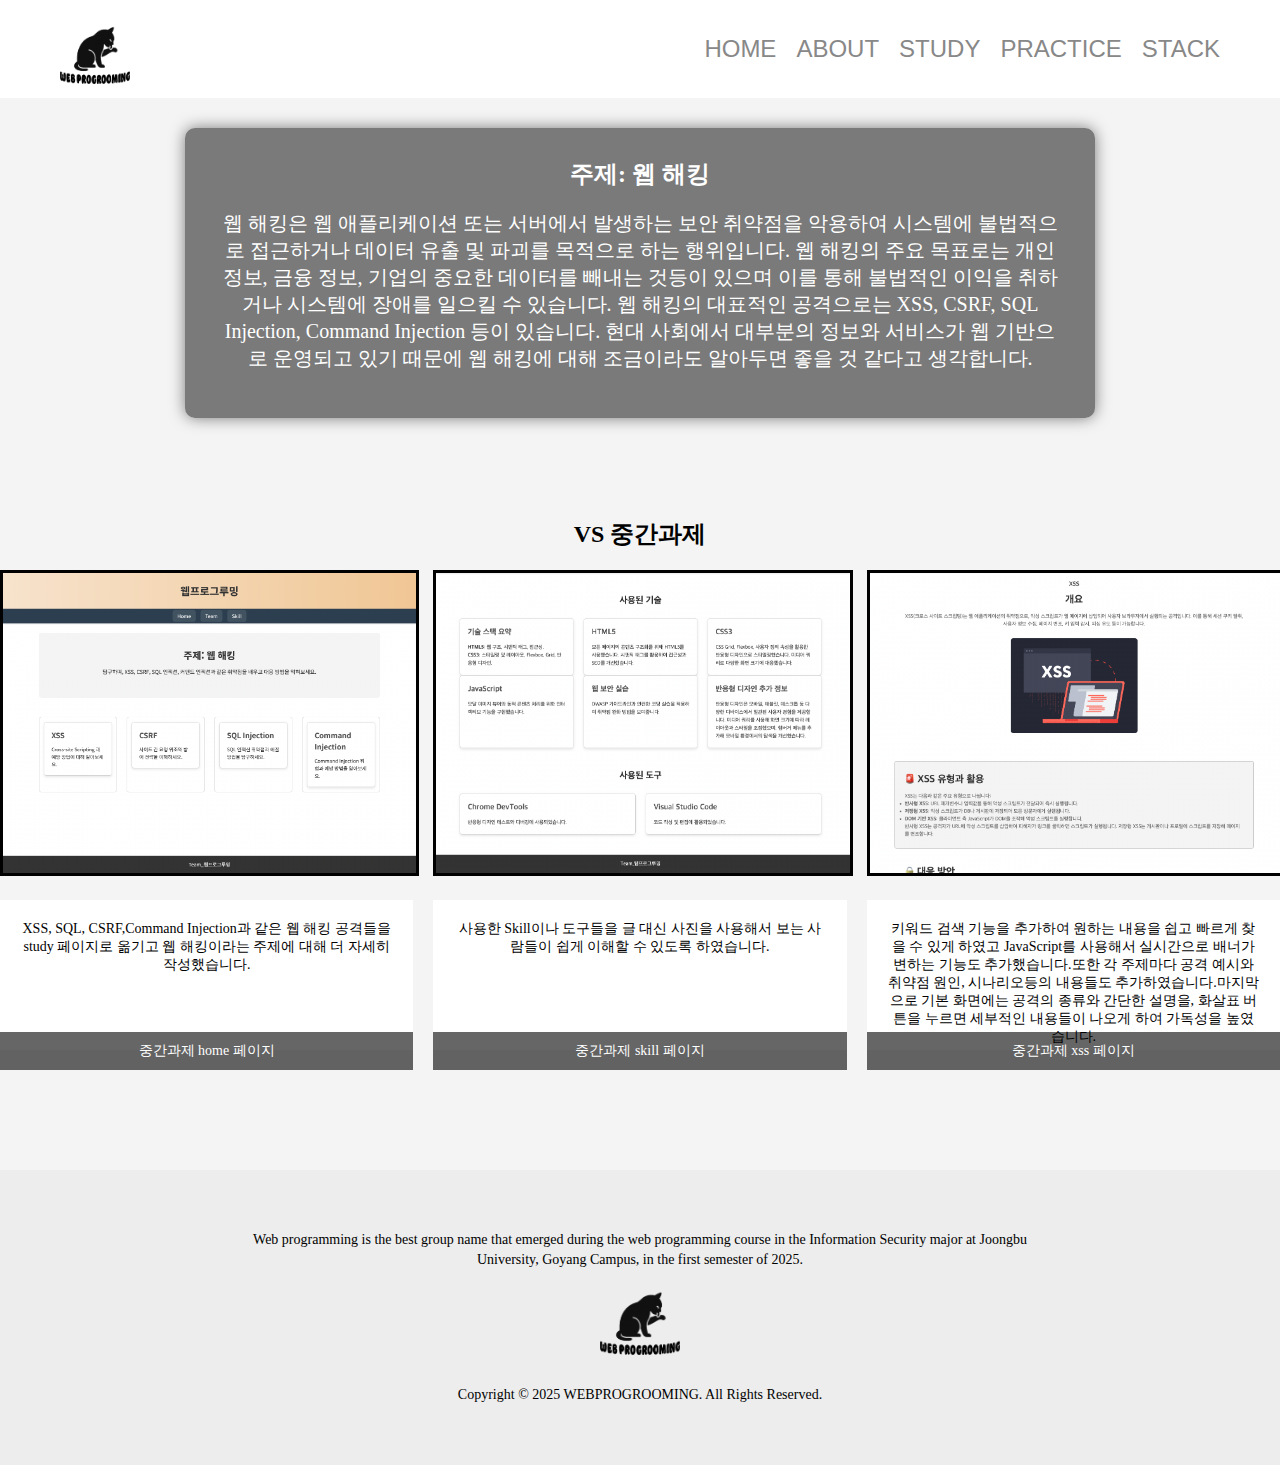
<file: index.html>
<!DOCTYPE html>
<html lang="en">
  <head>
    <meta charset="UTF-8" />
    <meta name="viewport" content="width=device-width, initial-scale=1.0" />
    <title>Home</title>
    <link rel="stylesheet" href="/style.css" />
  </head>
  <body>
    <header class="nav-bar">
      <div class="nav-logo">
        <img src="/About/img/logo.png" class="logo" />
      </div>

      <nav class="nav-menu">
        <a href="/index.html">HOME</a>
        <a href="/About/about.html">ABOUT</a>
        <a href="/Study/study.html">STUDY</a>
        <a href="/Practice/practice.html">PRACTICE</a>
        <a href="/Skill/skill.html">STACK</a>
      </nav>
    </header>
    <div class="home-overlay">
      <h2>주제: 웹 해킹</h2>
      <p>
        웹 해킹은 웹 애플리케이션 또는 서버에서 발생하는 보안 취약점을 악용하여
        시스템에 불법적으로 접근하거나 데이터 유출 및 파괴를 목적으로 하는
        행위입니다. 웹 해킹의 주요 목표로는 개인 정보, 금융 정보, 기업의 중요한
        데이터를 빼내는 것등이 있으며 이를 통해 불법적인 이익을 취하거나
        시스템에 장애를 일으킬 수 있습니다. 웹 해킹의 대표적인 공격으로는 XSS,
        CSRF, SQL Injection, Command Injection 등이 있습니다. 현대 사회에서
        대부분의 정보와 서비스가 웹 기반으로 운영되고 있기 때문에 웹 해킹에 대해
        조금이라도 알아두면 좋을 것 같다고 생각합니다.
      </p>
    </div>
    <div style="height: 80px"></div>
    <h2 style="text-align: center">VS 중간과제</h2>
    <div class="image-row">
      <div class="image-container">
        <img src="home.jpg" alt="중간home" />
        <div class="img-overlay">중간과제 home 페이지</div>
        <div class="img-bottom-overlay">
          XSS, SQL, CSRF,Command Injection과 같은 웹 해킹 공격들을 study
          페이지로 옮기고 웹 해킹이라는 주제에 대해 더 자세히 작성했습니다.
        </div>
      </div>

      <div class="image-container">
        <img src="skill.jpg" alt="중간skill" />
        <div class="img-overlay">중간과제 skill 페이지</div>
        <div class="img-bottom-overlay">
          사용한 Skill이나 도구들을 글 대신 사진을 사용해서 보는 사람들이 쉽게
          이해할 수 있도록 하였습니다.
        </div>
      </div>

      <div class="image-container">
        <img src="xss.jpg" alt="중간xss" />
        <div class="img-overlay">중간과제 xss 페이지</div>
        <div class="img-bottom-overlay">
          키워드 검색 기능을 추가하여 원하는 내용을 쉽고 빠르게 찾을 수 있게
          하였고 JavaScript를 사용해서 실시간으로 배너가 변하는 기능도
          추가했습니다.또한 각 주제마다 공격 예시와 취약점 원인, 시나리오등의
          내용들도 추가하였습니다.마지막으로 기본 화면에는 공격의 종류와 간단한
          설명을, 화살표 버튼을 누르면 세부적인 내용들이 나오게 하여 가독성을
          높였습니다.
        </div>
      </div>
    </div>
    <footer class="site-footer">
      <p class="footer-text">
        Web programming is the best group name that emerged during the web
        programming course in the Information Security major at Joongbu
        University, Goyang Campus, in the first semester of 2025.
      </p>

      <img src="/About/img/logo.png" class="footer-logo" />

      <p class="footer-locale">
        Copyright © 2025 WEBPROGROOMING. All Rights Reserved.
      </p>
    </footer>
  </body>
</html>
</file>
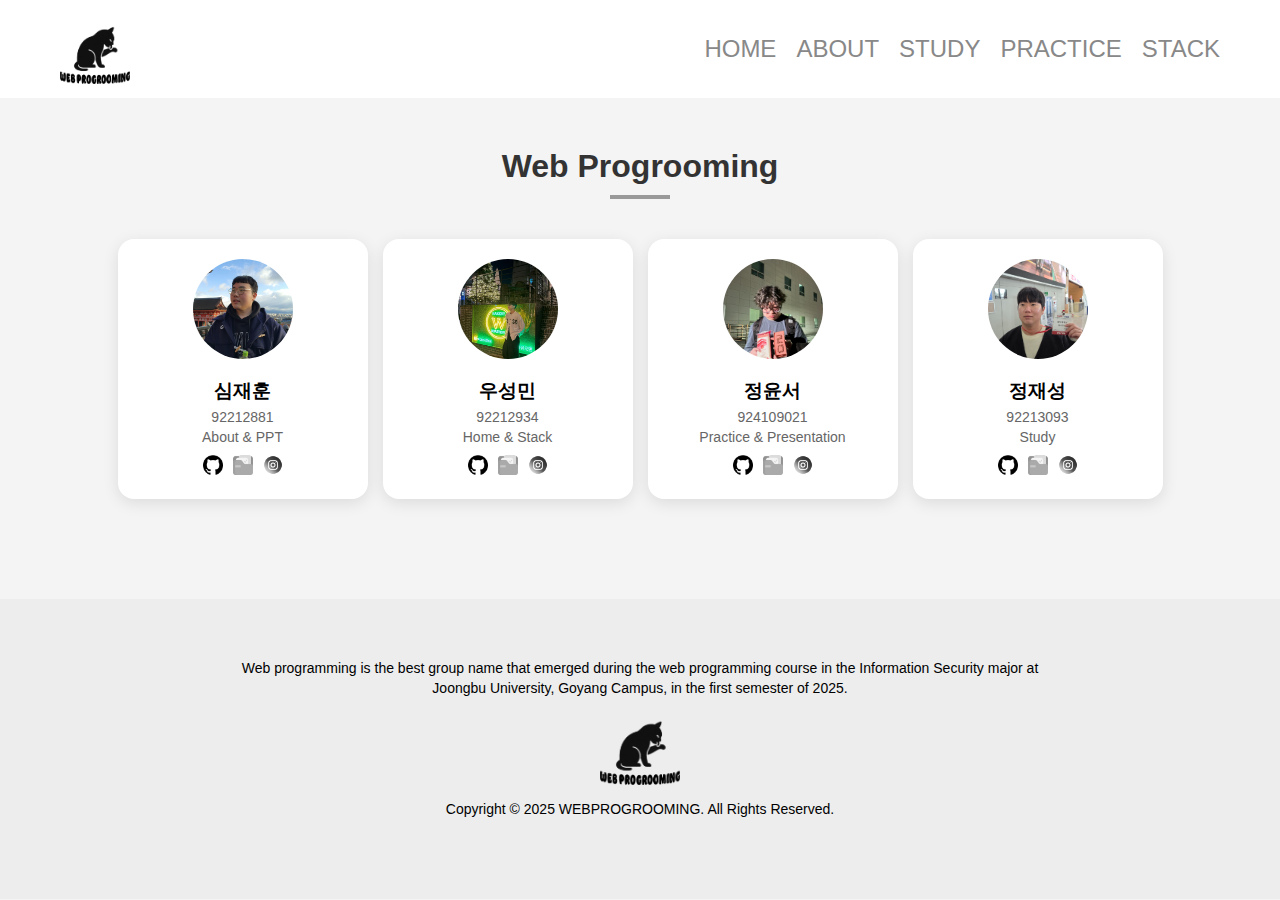
<file: About/index.html>
<!DOCTYPE html>
<html lang="ko">
  <head>
    <meta charset="UTF-8" />
    <meta name="viewport" content="width=device-width, initial-scale=1.0" />
    <title>About | 웹프로그루밍</title>
    <link rel="stylesheet" href="style.css" />
  </head>
  <body>
    <header class="nav-bar">
      <div class="nav-logo">
        <img src="/About/img/logo.png" class="logo" />
      </div>

      <nav class="nav-menu">
        <a href="#">HOME</a>
        <a href="/About/index.html">ABOUT</a>
        <a href="/Study/study.html">STUDY</a>
        <a href="/Practice/practice.html">PRACTICE</a>
        <a href="#">STACK</a>
      </nav>
    </header>

    <section class="team-section">
      <h2>Web Progrooming</h2>
      <hr />
      <div class="team-container">
        <div class="team-member">
          <div class="image-wrapper">
            <img src="/About/img/Team_J4EH00N.jpg" />
          </div>
          <div class="card-core">
            <h3>심재훈</h3>
            <p>92212881</p>
            <p>About & PPT</p>
            <div class="social-icons">
              <a href="https://github.com/J4EH00N" target="_blank"
                ><img src="/About/img/github.png"
              /></a>
              <a
                href="https://web-programming-final-exam.vercel.app/"
                target="_blank"
                ><img src="/About/img/portfolio.png"
              /></a>
              <a href="https://www.instagram.com/s._.jhoon/" target="_blank"
                ><img src="/About/img/insta.png"
              /></a>
            </div>
          </div>
          <div class="hover-detail">
            <h4>About</h4>
            <p>
              정보보호학전공 2학년<br />
              생년월일 : 03.09.28.<br />
              관심분야 : 모의해킹, 시스템해킹<br />
              거주지 : 고양시 화정동<br />
              MBTI : ISTP<br />
            </p>
          </div>
        </div>
        <div class="team-member">
          <div class="image-wrapper">
            <img src="/About/img/Team_mabbak5.jpg" />
          </div>
          <div class="card-core">
            <h3>우성민</h3>
            <p>92212934</p>
            <p>Home & Stack</p>
            <div class="social-icons">
              <a href="https://github.com/seongmin-woo" target="_blank"
                ><img src="/About/img/github.png"
              /></a>
              <a href="#" target="_blank"
                ><img src="/About/img/portfolio.png"
              /></a>
              <a href="https://www.instagram.com/sm1il1n/" target="_blank"
                ><img src="/About/img/insta.png"
              /></a>
            </div>
          </div>
          <div class="hover-detail">
            <h4>About</h4>
            <p>
              정보보호학전공 2학년<br />
              생년월일 : 03.04.18.<br />
              관심분야 : 개발, 웹해킹<br />
              거주지 : 고양시 원흥동<br />
              MBTI : ESFJ<br />
            </p>
          </div>
        </div>
        <div class="team-member">
          <div class="image-wrapper">
            <img src="/About/img/Team_oesp91.jpg" />
          </div>
          <div class="card-core">
            <h3>정윤서</h3>
            <p>924109021</p>
            <p>Practice & Presentation</p>
            <div class="social-icons">
              <a href="https://github.com/oesp91" target="_blank"
                ><img src="/About/img/github.png"
              /></a>
              <a href="#" target="_blank"
                ><img src="/About/img/portfolio.png"
              /></a>
              <a href="https://www.instagram.com/oesp91/" target="_blank"
                ><img src="/About/img/insta.png"
              /></a>
            </div>
          </div>
          <div class="hover-detail">
            <h4>About</h4>
            <p>
              정보보호학전공 2학년<br />
              생년월일 : 05.03.26.<br />
              관심분야 : 모의해킹, 웹해킹<br />
              거주지 : 고양시 고양동<br />
              MBTI : INFJ<br />
            </p>
          </div>
        </div>
        <div class="team-member">
          <div class="image-wrapper">
            <img src="/About/img/Team_profile.jpg" />
          </div>
          <div class="card-core">
            <h3>정재성</h3>
            <p>92213093</p>
            <p>Study</p>
            <div class="social-icons">
              <a href="https://github.com/Interludeal" target="_blank"
                ><img src="/About/img/github.png"
              /></a>
              <a href="#" target="_blank"
                ><img src="/About/img/portfolio.png"
              /></a>
              <a
                href="https://www.instagram.com/jaexxeong_bsns/"
                target="_blank"
                ><img src="/About/img/insta.png"
              /></a>
            </div>
          </div>
          <div class="hover-detail">
            <h4>About</h4>
            <p>
              정보보호학전공 2학년<br />
              생년월일 : 03.07.28.<br />
              관심분야 : 웹해킹<br />
              거주지 : 시흥시 은행동<br />
              MBTI : X<br />
            </p>
          </div>
        </div>
      </div>
    </section>

    <footer class="site-footer">
      <p class="footer-text">
        Web programming is the best group name that emerged during the web
        programming course in the Information Security major at Joongbu
        University, Goyang Campus, in the first semester of 2025.
      </p>

      <img src="/About/img/logo.png" class="footer-logo" />

      <p class="footer-locale">
        Copyright © 2025 WEBPROGROOMING. All Rights Reserved.
      </p>
    </footer>
    <script defer src="main.js"></script>
  </body>
</html>
</file>
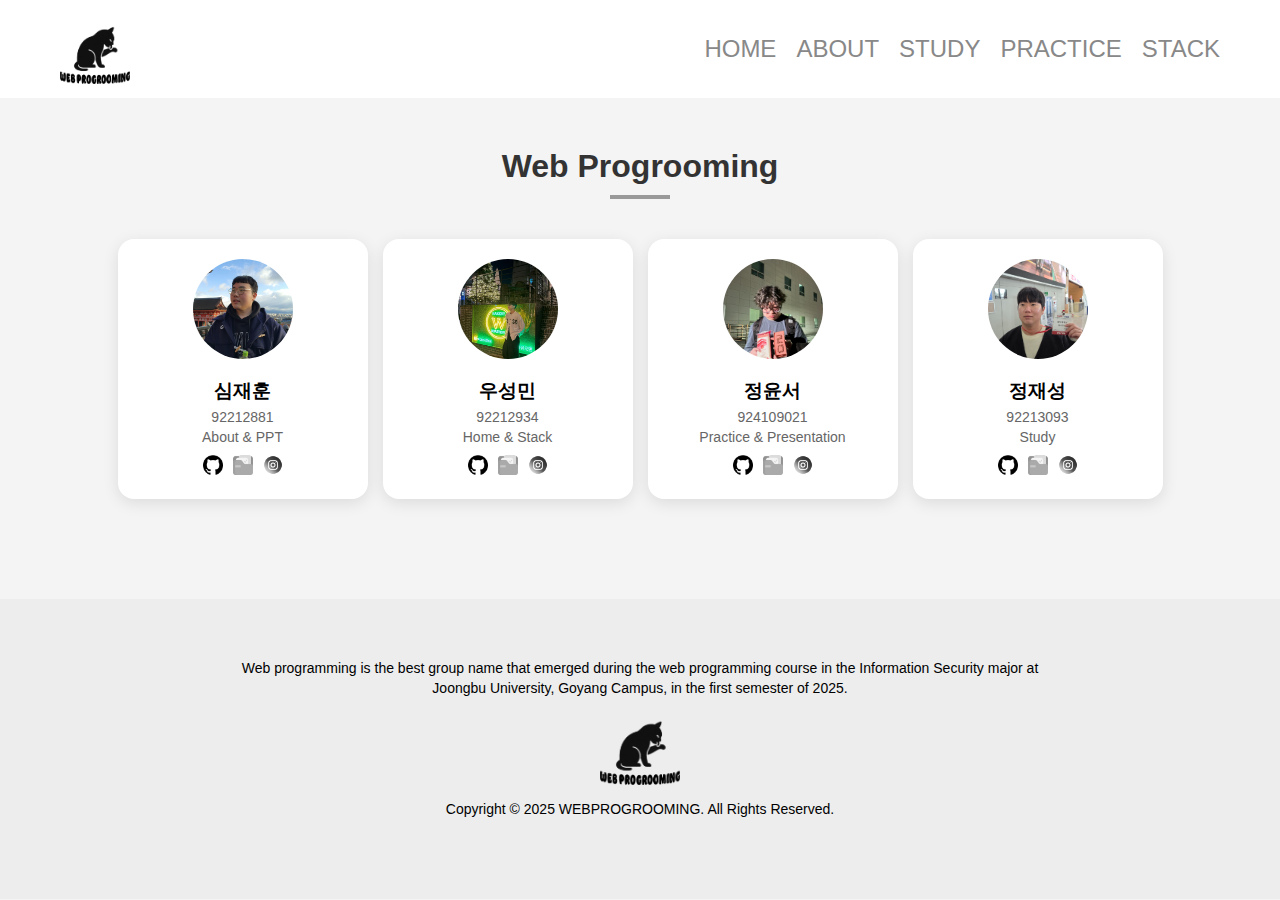
<file: About/about.html>
<!DOCTYPE html>
<html lang="ko">
  <head>
    <meta charset="UTF-8" />
    <meta name="viewport" content="width=device-width, initial-scale=1.0" />
    <title>About | 웹프로그루밍</title>
    <link rel="stylesheet" href="style.css" />
  </head>
  <body>
    <header class="nav-bar">
      <div class="nav-logo">
        <img src="/About/img/logo.png" class="logo" />
      </div>

      <nav class="nav-menu">
        <a href="/index.html">HOME</a>
        <a href="/About/about.html">ABOUT</a>
        <a href="/Study/study.html">STUDY</a>
        <a href="/Practice/practice.html">PRACTICE</a>
        <a href="/Skill/skill.html">STACK</a>
      </nav>
    </header>

    <section class="team-section">
      <h2>Web Progrooming</h2>
      <hr />
      <div class="team-container">
        <div class="team-member">
          <div class="image-wrapper">
            <img src="/About/img/Team_J4EH00N.jpg" />
          </div>
          <div class="card-core">
            <h3>심재훈</h3>
            <p>92212881</p>
            <p>About & PPT</p>
            <div class="social-icons">
              <a href="https://github.com/J4EH00N" target="_blank"
                ><img src="/About/img/github.png"
              /></a>
              <a
                href="https://web-programming-final-exam.vercel.app/"
                target="_blank"
                ><img src="/About/img/portfolio.png"
              /></a>
              <a href="https://www.instagram.com/s._.jhoon/" target="_blank"
                ><img src="/About/img/insta.png"
              /></a>
            </div>
          </div>
          <div class="hover-detail">
            <h4>About</h4>
            <p>
              정보보호학전공 2학년<br />
              생년월일 : 03.09.28.<br />
              관심분야 : 모의해킹, 시스템해킹<br />
              거주지 : 고양시 화정동<br />
              MBTI : ISTP<br />
            </p>
          </div>
        </div>
        <div class="team-member">
          <div class="image-wrapper">
            <img src="/About/img/Team_mabbak5.jpg" />
          </div>
          <div class="card-core">
            <h3>우성민</h3>
            <p>92212934</p>
            <p>Home & Stack</p>
            <div class="social-icons">
              <a href="https://github.com/seongmin-woo" target="_blank"
                ><img src="/About/img/github.png"
              /></a>
              <a href="https://final-team-six.vercel.app/" target="_blank"
                ><img src="/About/img/portfolio.png"
              /></a>
              <a href="https://www.instagram.com/sm1il1n/" target="_blank"
                ><img src="/About/img/insta.png"
              /></a>
            </div>
          </div>
          <div class="hover-detail">
            <h4>About</h4>
            <p>
              정보보호학전공 2학년<br />
              생년월일 : 03.04.18.<br />
              관심분야 : 개발, 웹해킹<br />
              거주지 : 고양시 원흥동<br />
              MBTI : ESFJ<br />
            </p>
          </div>
        </div>
        <div class="team-member">
          <div class="image-wrapper">
            <img src="/About/img/Team_oesp91.jpg" />
          </div>
          <div class="card-core">
            <h3>정윤서</h3>
            <p>924109021</p>
            <p>Practice & Presentation</p>
            <div class="social-icons">
              <a href="https://github.com/oesp91" target="_blank"
                ><img src="/About/img/github.png"
              /></a>
              <a href="https://jbu-wfp.vercel.app/" target="_blank"
                ><img src="/About/img/portfolio.png"
              /></a>
              <a href="https://www.instagram.com/oesp91/" target="_blank"
                ><img src="/About/img/insta.png"
              /></a>
            </div>
          </div>
          <div class="hover-detail">
            <h4>About</h4>
            <p>
              정보보호학전공 2학년<br />
              생년월일 : 05.03.26.<br />
              관심분야 : 모의해킹, 웹해킹<br />
              거주지 : 고양시 고양동<br />
              MBTI : INFJ<br />
            </p>
          </div>
        </div>
        <div class="team-member">
          <div class="image-wrapper">
            <img src="/About/img/Team_profile.jpg" />
          </div>
          <div class="card-core">
            <h3>정재성</h3>
            <p>92213093</p>
            <p>Study</p>
            <div class="social-icons">
              <a href="https://github.com/Interludeal" target="_blank"
                ><img src="/About/img/github.png"
              /></a>
              <a
                href="https://final-personal-project-peach.vercel.app/"
                target="_blank"
                ><img src="/About/img/portfolio.png"
              /></a>
              <a
                href="https://www.instagram.com/jaexxeong_bsns/"
                target="_blank"
                ><img src="/About/img/insta.png"
              /></a>
            </div>
          </div>
          <div class="hover-detail">
            <h4>About</h4>
            <p>
              정보보호학전공 2학년<br />
              생년월일 : 03.07.28.<br />
              관심분야 : 웹해킹<br />
              거주지 : 시흥시 은행동<br />
              MBTI : X<br />
            </p>
          </div>
        </div>
      </div>
    </section>

    <footer class="site-footer">
      <p class="footer-text">
        Web programming is the best group name that emerged during the web
        programming course in the Information Security major at Joongbu
        University, Goyang Campus, in the first semester of 2025.
      </p>

      <img src="/About/img/logo.png" class="footer-logo" />

      <p class="footer-locale">
        Copyright © 2025 WEBPROGROOMING. All Rights Reserved.
      </p>
    </footer>
    <script defer src="main.js"></script>
  </body>
</html>
</file>
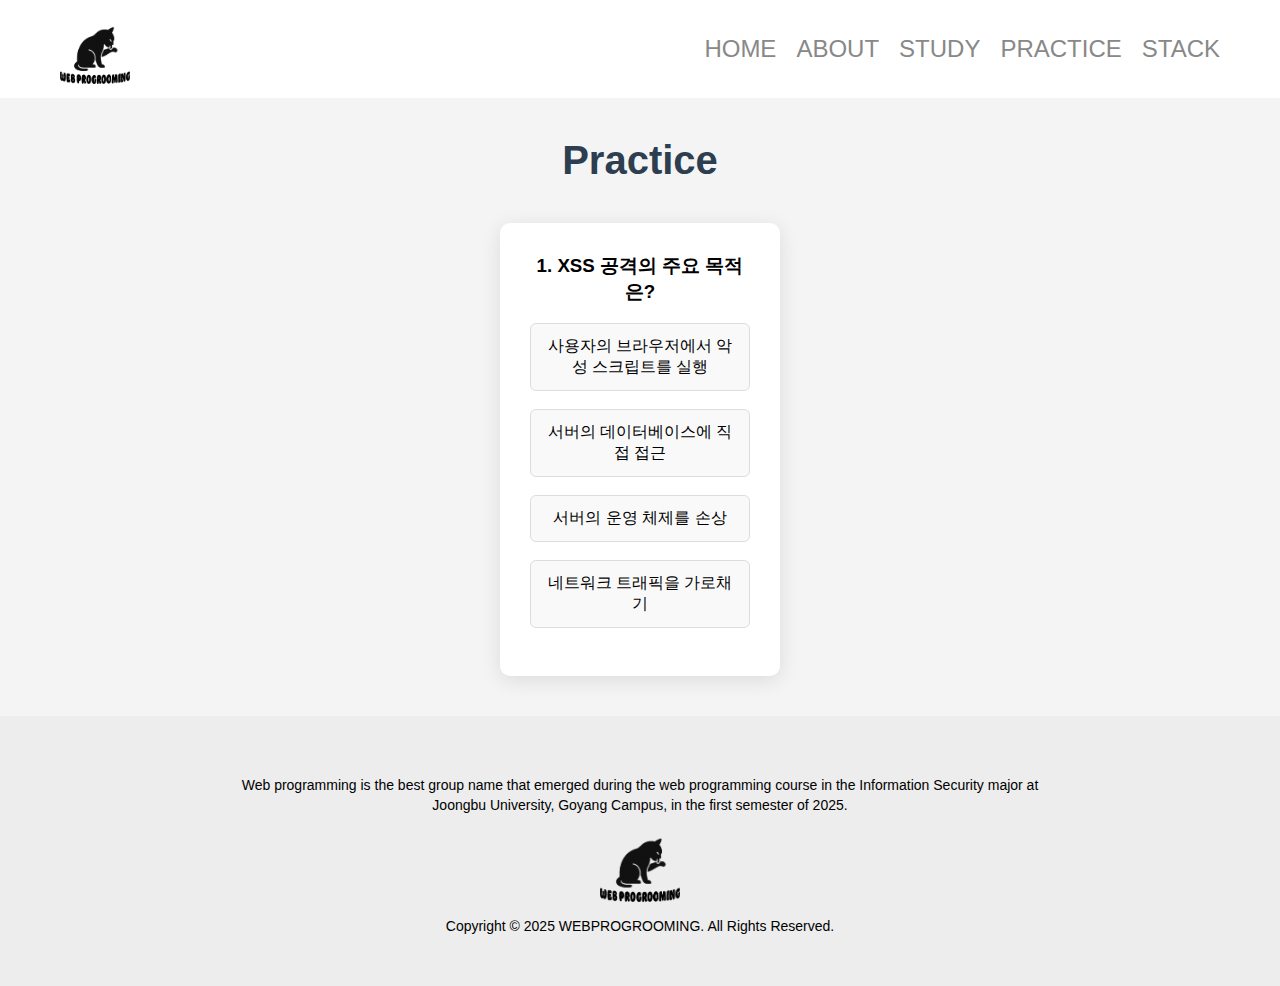
<file: Practice/practice.html>
<!DOCTYPE html>
<html lang="ko">
  <head>
    <meta charset="UTF-8" />
    <meta name="viewport" content="width=device-width, initial-scale=1.0" />
    <title>Practice | 웹프로그루밍</title>
    <style>
      * {
        margin: 0;
        padding: 0;
        box-sizing: border-box;
        font-family: 'Segoe UI', Tahoma, Geneva, Verdana, sans-serif;
      }

      body {
        background: #f4f4f4;
        text-align: center;
      }
      h1 {
        text-align: center;
        color: #2c3e50;
        margin-bottom: 40px;
        margin-top: 40px;
        font-size: 2.5em;
      }
      .quiz-container {
        background: #fff;
        margin-left: 500px;
        margin-right: 500px;
        padding: 30px;
        margin-bottom: -50px;
        border-radius: 10px;
        box-shadow: 0 4px 20px rgba(0, 0, 0, 0.1);
      }
      .question {
        margin-bottom: 25px;
      }
      .question h3 {
        font-size: 1.5em;
        color: #34495e;
        margin-bottom: 15px;
      }
      .options label {
        display: block;
        margin: 18px 0;
        cursor: pointer;
        padding: 12px 15px;
        background-color: #f9f9f9;
        border: 1px solid #ddd;
        border-radius: 6px;
        transition: background-color 0.3s ease, border-color 0.3s ease,
          box-shadow 0.3s ease;
      }
      .options label:hover {
        background-color: #eef;
        border-color: #cdd;
      }
      .options input[type='radio'] {
        display: none;
      }
      /* 메인 퀴즈 또는 오답 다시 풀기 모드에서 선택된 옵션 스타일 */
      .options input[type='radio']:checked + label {
        background-color: #d4edda; /* 선택 시 밝은 초록색 배경 */
        border-color: #28a745; /* 선택 시 초록색 테두리 */
        color: #155724;
        box-shadow: 0 0 0 2px #28a745 inset;
      }
      .short-answer input {
        width: calc(100% - 20px);
        padding: 10px;
        margin-top: 15px;
        border: 1px solid #ccc;
        border-radius: 6px;
        font-size: 1em;
        box-sizing: border-box;
        transition: border-color 0.3s ease, box-shadow 0.3s ease;
      }
      .short-answer input:focus {
        border-color: #28a745; /* 입력 필드 포커스 시 초록색 */
        box-shadow: 0 0 8px rgba(40, 167, 69, 0.2);
        outline: none;
      }
      button {
        background-color: #007bff;
        color: white;
        padding: 12px 25px;
        border: none;
        border-radius: 6px;
        cursor: pointer;
        display: block;
        margin: 25px auto 0;
        font-size: 1.1em;
        transition: background-color 0.3s ease, box-shadow 0.3s ease;
        box-shadow: 0 2px 5px rgba(0, 0, 0, 0.2);
      }
      button:hover {
        background-color: #0056b3;
        box-shadow: 0 4px 10px rgba(0, 0, 0, 0.3);
      }
      /* 오답 다시 풀기 모드에서 '제출' 버튼 스타일 */
      #submitBtnReview {
        background-color: #28a745; /* 제출 버튼은 초록색 */
      }
      #submitBtnReview:hover {
        background-color: #218838;
      }
      /* 피드백 결과 표시 영역 */
      .result {
        margin-top: 25px;
        padding: 20px;
        border-radius: 6px;
        font-weight: bold;
        text-align: center;
        font-size: 1.1em;
        display: block; /* 필요할 때 보이도록 설정 */
      }
      .correct {
        background-color: #d4edda;
        color: #155724;
        border: 1px solid #c3e6cb;
      }
      .incorrect {
        background-color: #f8d7da;
        color: #721c24;
        border: 1px solid #f5c6cb;
      }
      .hint {
        font-style: italic;
        color: #856404;
        margin-top: 10px;
        padding: 10px;
        background-color: #fff3cd;
        border-left: 5px solid #ffc107;
        border-radius: 4px;
        font-weight: normal;
        text-align: left;
        font-size: 0.95em;
      }
      /* 퀴즈 결과 요약 페이지 스타일 */
      .summary-question {
        margin-bottom: 20px;
        padding: 15px;
        border: 1px solid #e0e0e0;
        border-radius: 8px;
        background-color: #f7f7f7;
        box-shadow: 0 2px 5px rgba(0, 0, 0, 0.05);
      }
      .summary-question h4 {
        margin-top: 0;
        color: #34495e;
        font-size: 1.2em;
        margin-bottom: 10px;
      }
      .summary-question p {
        margin: 5px 0;
      }
      .summary-question .your-answer {
        font-weight: bold;
        color: #333;
      }
      .summary-question .correct-answer-text {
        font-weight: bold;
        color: #28a745;
      }
      .summary-question .incorrect-answer-text {
        font-weight: bold;
        color: #dc3545;
      }
      .summary-question .summary-hint {
        font-style: italic;
        color: #856404;
        margin-top: 10px;
        padding: 10px;
        background-color: #fff3cd;
        border-left: 5px solid #ffc107;
        border-radius: 4px;
        font-weight: normal;
        text-align: left;
        font-size: 0.95em;
      }
      /* 푸터 */
      .site-footer {
        margin-top: 90px;
        height: 270px;
        background-color: #ededed;
        padding: 60px;
        text-align: center;
        font-size: 14px;
        line-height: 1.4;
      }

      .site-footer .footer-text {
        max-width: 800px;
        margin: 0 auto 10px;
        font-size: 14px;
        color: #000000;
      }

      .site-footer .footer-logo {
        width: 80px;
        height: auto;
        margin: 10px;
      }

      .site-footer .footer-locale {
        color: #000000;
        font-size: 14px;
      }

      /* 네비바 */
      .nav-bar {
        display: flex;
        justify-content: space-between;
        align-items: center;
        padding: 14px 10px;
        background-color: #ffffff;
        font-family: 'Segoe UI', sans-serif;
      }

      .nav-logo {
        padding-top: 10px;
        padding-left: 50px;
        display: flex;
        align-items: center;
      }

      .logo {
        width: 70px;
        height: 60px;
        margin-right: 8px;
      }

      .nav-menu {
        display: flex;
        padding-right: 50px;
        gap: 20px;
        font-size: 24px;
      }

      .nav-menu a {
        color: #888;
        text-decoration: none;
      }

      .nav-menu a:hover {
        color: #000;
        background: rgba(0, 0, 0, 0.04);
        border-radius: 25%;
      }

      .nav-menu .disabled {
        color: #ccc;
        pointer-events: none;
      }
    </style>
  </head>
  <body>
    <header class="nav-bar">
      <div class="nav-logo">
        <img src="/About/img/logo.png" class="logo" />
      </div>

      <nav class="nav-menu">
        <a href="/index.html">HOME</a>
        <a href="/About/about.html">ABOUT</a>
        <a href="/Study/study.html">STUDY</a>
        <a href="/Practice/practice.html">PRACTICE</a>
        <a href="/Skill/skill.html">STACK</a>
      </nav>
    </header>
    <h1>Practice</h1>
    <div class="quiz-container" id="quiz">
      <div id="question"></div>
      <div id="options"></div>
      <div id="result" style="display: none"></div>
      <button onclick="nextQuestion()" style="display: none" id="nextBtn">
        다음 문제
      </button>
      <button
        onclick="checkAnswerReview()"
        style="display: none"
        id="submitBtnReview"
      >
        제출
      </button>
    </div>
    <footer class="site-footer">
      <p class="footer-text">
        Web programming is the best group name that emerged during the web
        programming course in the Information Security major at Joongbu
        University, Goyang Campus, in the first semester of 2025.
      </p>

      <img src="/About/img/logo.png" class="footer-logo" />

      <p class="footer-locale">
        Copyright © 2025 WEBPROGROOMING. All Rights Reserved.
      </p>
    </footer>
    <script>
      // 퀴즈 문제 데이터 배열
      const questions = [
        {
          type: 'multiple', // 문제 유형: 객관식
          question: 'XSS 공격의 주요 목적은?', // 문제 내용
          options: [
            // 객관식 보기
            '사용자의 브라우저에서 악성 스크립트를 실행',
            '서버의 데이터베이스에 직접 접근',
            '서버의 운영 체제를 손상',
            '네트워크 트래픽을 가로채기',
          ],
          correct: 0, // 정답 인덱스 (0부터 시작)
          hint: 'XSS는 클라이언트 측에서 실행되는 스크립트와 관련이 있습니다.', // 힌트
        },
        {
          type: 'multiple',
          question: 'CSRF를 방지하기 위한 가장 적합한 방법은?',
          options: [
            '입력 데이터 검증',
            'CSRF 토큰 사용',
            'HTTPS 강제',
            '방화벽 설정',
          ],
          correct: 1,
          hint: 'CSRF는 사용자를 속여 의도하지 않은 요청을 보내게 만드므로, 요청의 진위 여부를 확인하는 방법이 필요합니다.',
        },
        {
          type: 'short', // 문제 유형: 단답형
          question:
            'SQL 인젝션 공격을 방지하기 위해 사용자 입력을 처리하는 가장 안전한 방법?',
          correct: 'Prepared Statements', // 단답형 정답
          hint: 'SQL 쿼리에 직접 사용자 입력을 삽입하는 대신, 미리 정의된 구조를 사용하는 방법을 생각해보세요.',
        },
        {
          type: 'multiple',
          question: '커맨드 인젝션 공격이 발생하는 원인은?',
          options: [
            '부적절한 입력 검증',
            '암호화 부족',
            '세션 관리 오류',
            '브라우저 캐시',
          ],
          correct: 0,
          hint: '커맨드 인젝션은 사용자가 입력한 데이터가 시스템 명령어로 실행될 때 발생합니다.',
        },
        {
          type: 'short',
          question:
            'XSS 공격을 방지하기 위해 HTML 출력에서 사용자 입력을 처리하는 방법은?',
          correct: 'HTML Escaping',
          hint: '사용자 입력이 HTML로 렌더링될 때, 특수 문자를 안전한 형태로 변환하는 방법을 고려해보세요.',
        },
      ]

      let currentQuestionIndex = 0 // 메인 퀴즈 흐름에서 현재 문제의 인덱스
      let userAnswers = new Array(questions.length).fill(null) // 메인 퀴즈에서 사용자 답변 저장 (각 문제당 하나)
      let incorrectQuestionsForReview = [] // 오답 다시 풀기에서 사용할, 틀린 문제 객체들을 저장하는 배열

      let isReviewActive = false // 현재 오답 다시 풀기 모드인지 여부를 나타내는 플래그
      let currentReviewQuestionIndex = 0 // 오답 다시 풀기 모드에서 현재 풀고 있는 문제의 인덱스
      let reviewAttempts = 0 // 오답 다시 풀기 모드에서 현재 문제에 대한 틀린 시도 횟수 (힌트/정답 표시용)

      // --- 메인 퀴즈 기능 (즉각적인 피드백 없음) ---

      /**
       * 현재 문제의 정보를 화면에 로드합니다.
       * @param {number} questionIdx - 메인 questions 배열에서의 문제 인덱스.
       * @param {boolean} isReviewMode - 현재 오답 다시 풀기 모드인지 여부.
       * @param {object} reviewQuestionObject - 오답 다시 풀기 모드일 경우, 현재 풀어야 할 문제 객체.
       */
      function loadQuestion(
        questionIdx,
        isReviewMode = false,
        reviewQuestionObject = null
      ) {
        // 현재 모드에 따라 문제 객체를 선택 (메인 퀴즈 vs 오답 다시 풀기)
        const q = isReviewMode ? reviewQuestionObject : questions[questionIdx]
        // 화면에 표시될 문제 번호 (오답 다시 풀기 모드에서는 1부터 다시 시작)
        const displayIndex = isReviewMode
          ? currentReviewQuestionIndex + 1
          : questionIdx + 1

        // 문제 내용 표시
        document.getElementById(
          'question'
        ).innerHTML = `<h3>${displayIndex}. ${q.question}</h3>`
        const optionsDiv = document.getElementById('options')
        optionsDiv.innerHTML = ''
        document.getElementById('result').style.display = 'none' // 결과 영역 숨기기
        document.getElementById('nextBtn').style.display = 'none' // '다음 문제' 버튼 숨기기

        if (isReviewMode) {
          document.getElementById('submitBtnReview').style.display = 'block' // 오답 다시 풀기 모드에서는 '제출' 버튼 보이기
          reviewAttempts = 0 // 새로운 오답 문제 로드 시 시도 횟수 초기화
        } else {
          document.getElementById('submitBtnReview').style.display = 'none' // 메인 퀴즈에서는 '제출' 버튼 숨기기
        }

        // 문제 유형에 따라 보기 또는 입력 필드 생성
        // (오답 다시 풀기 모드에서는 `userAnswerInReview`를, 메인 퀴즈에서는 `userAnswers[questionIdx]`를 사용하여 이전 답변을 미리 채움)
        const answerToPreFill = isReviewMode
          ? q.userAnswerInReview
          : userAnswers[questionIdx]

        if (q.type === 'multiple') {
          // 객관식 문제
          q.options.forEach((option, index) => {
            optionsDiv.innerHTML += `
                        <div class="options">
                            <input type="radio" name="answer" id="opt${index}" value="${index}" 
                                ${
                                  isReviewMode
                                    ? ''
                                    : 'onchange="storeAnswerAndShowNext(' +
                                      questionIdx +
                                      ', this.value)"'
                                }
                                ${
                                  answerToPreFill !== null &&
                                  String(answerToPreFill) === String(index)
                                    ? 'checked'
                                    : ''
                                }>
                            <label for="opt${index}">${option}</label>
                        </div>`
          })
        } else {
          // 단답형 문제
          optionsDiv.innerHTML = `<div class="short-answer">
                    <input type="text" id="shortAnswer" placeholder="답변을 입력하세요" 
                        ${
                          isReviewMode
                            ? ''
                            : 'onkeyup="storeAnswerAndShowNext(' +
                              questionIdx +
                              ', this.value)"'
                        }
                        value="${
                          answerToPreFill !== null ? answerToPreFill : ''
                        }">
                </div>`
        }

        // 메인 퀴즈 모드에서만, 이전에 답변이 저장되어 있다면 '다음 문제' 버튼 보이기
        if (
          !isReviewMode &&
          userAnswers[questionIdx] !== null &&
          userAnswers[questionIdx] !== ''
        ) {
          document.getElementById('nextBtn').style.display = 'block'
        }
      }

      /**
       * 메인 퀴즈 모드에서 사용자의 답변을 저장하고 '다음 문제' 버튼을 표시합니다.
       * 오답 다시 풀기 모드에서는 사용되지 않습니다.
       * @param {number} questionIdx - 현재 문제의 인덱스.
       * @param {string} answerValue - 사용자가 선택하거나 입력한 답변 값.
       */
      function storeAnswerAndShowNext(questionIdx, answerValue) {
        userAnswers[questionIdx] = answerValue
        document.getElementById('nextBtn').style.display = 'block'
      }

      /**
       * 다음 문제로 진행하거나 퀴즈 요약 화면을 표시합니다.
       */
      function nextQuestion() {
        // 오답 다시 풀기 모드가 아닐 경우(메인 퀴즈), 현재 문제에 대한 답변 유효성 검사
        if (!isReviewActive) {
          const currentQ = questions[currentQuestionIndex]
          if (currentQ.type === 'multiple') {
            const selected = document.querySelector(
              `input[name="answer"]:checked`
            )
            if (!selected) {
              alert('답변을 선택해주세요!')
              return
            }
          } else {
            // 단답형 문제
            const shortAnswerInput = document.getElementById('shortAnswer')
            if (!shortAnswerInput || shortAnswerInput.value.trim() === '') {
              alert('답변을 입력해주세요!')
              return
            }
          }
        }

        // 오답 다시 풀기 모드인 경우
        if (isReviewActive) {
          currentReviewQuestionIndex++ // 오답 문제 인덱스 증가
          if (currentReviewQuestionIndex < incorrectQuestionsForReview.length) {
            // 다음 오답 문제 로드
            const nextReviewQ =
              incorrectQuestionsForReview[currentReviewQuestionIndex]
            loadQuestion(nextReviewQ.originalIndex, true, nextReviewQ)
          } else {
            // 모든 오답 문제를 다시 풀어봤을 경우 최종 요약 화면 표시
            showFinalReviewSummary()
          }
        } else {
          // 메인 퀴즈 진행
          currentQuestionIndex++ // 메인 퀴즈 문제 인덱스 증가
          if (currentQuestionIndex < questions.length) {
            loadQuestion(currentQuestionIndex) // 다음 문제 로드
          } else {
            showQuizSummary() // 모든 문제 풀이 완료 시 퀴즈 요약 화면 표시
          }
        }
      }

      // --- 오답 다시 풀기 모드 전용 기능 (즉각적인 피드백 및 점진적 힌트) ---

      /**
       * 오답 다시 풀기 모드에서 '제출' 버튼 클릭 시 답변을 확인하고 피드백을 표시합니다.
       * 힌트와 정답을 점진적으로 표시합니다.
       */
      function checkAnswerReview() {
        const qData = incorrectQuestionsForReview[currentReviewQuestionIndex] // 현재 풀고 있는 오답 문제 데이터
        const resultDiv = document.getElementById('result')
        resultDiv.style.display = 'block' // 결과 영역 보이게 설정

        let userAnswerValue
        if (qData.type === 'multiple') {
          // 객관식 문제
          const selected = document.querySelector(
            'input[name="answer"]:checked'
          )
          userAnswerValue = selected ? parseInt(selected.value) : null
          if (userAnswerValue === null) {
            resultDiv.innerHTML =
              '<div class="incorrect">답변을 선택해주세요.</div>'
            return // 답변이 없으면 함수 종료
          }
        } else {
          // 단답형 문제
          userAnswerValue = document.getElementById('shortAnswer').value.trim()
          if (userAnswerValue === '') {
            resultDiv.innerHTML =
              '<div class="incorrect">답변을 입력해주세요.</div>'
            return // 답변이 없으면 함수 종료
          }
        }

        // 사용자의 답변이 정답인지 확인
        const isCorrect =
          (qData.type === 'multiple' &&
            userAnswerValue === qData.correctAnswer) ||
          (qData.type === 'short' &&
            userAnswerValue.toLowerCase() === qData.correctAnswer.toLowerCase())

        if (isCorrect) {
          resultDiv.innerHTML = '<div class="correct">정답입니다!</div>'
          document.getElementById('nextBtn').style.display = 'block' // 정답이면 '다음 문제' 버튼 보이기
          document.getElementById('submitBtnReview').style.display = 'none' // '제출' 버튼 숨기기
        } else {
          reviewAttempts++ // 틀렸을 경우 시도 횟수 증가
          let hintText = qData.hint
          if (reviewAttempts >= 2) {
            // 두 번 이상 틀렸을 경우 힌트와 정답 함께 표시
            hintText += `<br>정답: <strong>${
              qData.type === 'multiple'
                ? qData.options[qData.correctAnswer]
                : qData.correctAnswer
            }</strong>`
            document.getElementById('nextBtn').style.display = 'block' // 2번 틀렸으면 '다음 문제' 버튼 보이기
            document.getElementById('submitBtnReview').style.display = 'none' // '제출' 버튼 숨기기
          } else {
            document.getElementById('nextBtn').style.display = 'none' // 아직 2번 안 틀렸으면 '다음 문제' 버튼 숨기기
          }
          resultDiv.innerHTML = `<div class="incorrect">오답입니다.</div><div class="hint">힌트 : ${hintText}</div>`
        }
        // 오답 다시 풀기 중 사용자의 현재 답변을 저장 (나중에 다시 이 문제를 풀 때를 대비)
        qData.userAnswerInReview = userAnswerValue
      }

      // --- 퀴즈 요약 및 화면 전환 기능 ---

      /**
       * 퀴즈가 완료되면 전체 결과를 요약하여 표시합니다.
       */
      function showQuizSummary() {
        isReviewActive = false // 오답 다시 풀기 모드 비활성화
        const quizContainer = document.getElementById('quiz')
        quizContainer.innerHTML = '<h2>퀴즈 결과</h2>'

        let correctCount = 0
        incorrectQuestionsForReview = [] // 새로운 요약을 위해 오답 문제 배열 초기화

        questions.forEach((q, index) => {
          let isCorrect
          const userAnswer = userAnswers[index] // 메인 퀴즈에서 저장된 사용자 답변 사용

          if (q.type === 'multiple') {
            isCorrect = parseInt(userAnswer) === q.correct
          } else {
            // 단답형
            isCorrect =
              userAnswer && userAnswer.toLowerCase() === q.correct.toLowerCase()
          }

          if (isCorrect) {
            correctCount++
          } else {
            // 틀린 문제를 `incorrectQuestionsForReview` 배열에 추가
            incorrectQuestionsForReview.push({
              originalIndex: index, // 원본 문제 인덱스 저장
              question: q.question,
              type: q.type,
              options: q.options,
              correctAnswer: q.correct,
              userAnswer: userAnswer, // 사용자의 원래 틀린 답변
              userAnswerInReview: null, // 오답 다시 풀기 시 답변 저장을 위한 초기화
              hint: q.hint,
            })
          }
        })

        // 맞힌 문제 수 표시
        quizContainer.innerHTML += `<p>총 ${questions.length}문제 중 <strong>${correctCount}문제</strong>를 맞혔습니다.</p>`

        if (incorrectQuestionsForReview.length > 0) {
          // 틀린 문제가 있을 경우 '다시 풀기' 버튼 표시
          quizContainer.innerHTML += `<h3>틀린 문제 다시 풀어보기 (${incorrectQuestionsForReview.length}개)</h3>`
          quizContainer.innerHTML += `<div id="incorrectQuestionsReview"></div>` // 이 div는 표시용이 아닌 구조를 위한 것
          quizContainer.innerHTML += `<button onclick="startReviewMode()">다시 풀기 시작</button>`
        } else {
          // 모든 문제를 맞혔을 경우 메시지 표시
          quizContainer.innerHTML += `<p>모든 문제를 맞혔습니다! 대단해요!</p>`
        }
        // 퀴즈 다시 시작 버튼 항상 표시
        quizContainer.innerHTML += `<button onclick="restartQuiz()" style="margin-top: 30px;">퀴즈 다시 시작</button>`
      }

      /**
       * 틀린 문제들을 다시 풀어보는 모드를 시작합니다.
       */
      function startReviewMode() {
        if (incorrectQuestionsForReview.length === 0) {
          alert('틀린 문제가 없습니다!')
          restartQuiz() // 틀린 문제가 없으면 퀴즈 재시작을 제안
          return
        }
        isReviewActive = true // 오답 다시 풀기 모드 활성화
        currentReviewQuestionIndex = 0 // 오답 문제 인덱스 초기화

        // 퀴즈 컨테이너를 오답 다시 풀기 모드에 맞게 재구성
        document.getElementById('quiz').innerHTML = `
                <div id="question"></div>
                <div id="options"></div>
                <div id="result"></div>
                <button onclick="nextQuestion()" style="display: none;" id="nextBtn">다음 문제</button>
                <button onclick="checkAnswerReview()" id="submitBtnReview">제출</button>
            `
        const firstReviewQ =
          incorrectQuestionsForReview[currentReviewQuestionIndex]
        // 첫 번째 오답 문제 로드 (오답 다시 풀기 모드임을 알림)
        loadQuestion(firstReviewQ.originalIndex, true, firstReviewQ)
      }

      /**
       * 모든 틀린 문제를 다시 풀어본 후 최종 요약 화면을 표시합니다.
       */
      function showFinalReviewSummary() {
        isReviewActive = false // 오답 다시 풀기 모드 비활성화
        const quizContainer = document.getElementById('quiz')
        quizContainer.innerHTML = '<h2>오답 다시 풀기 완료!</h2>'
        quizContainer.innerHTML +=
          '<p>모든 틀린 문제를 다시 풀어보셨습니다.</p>'
        quizContainer.innerHTML += `<button onclick="restartQuiz()">퀴즈 다시 시작</button>`
      }

      /**
       * 퀴즈를 처음부터 다시 시작합니다. 모든 변수를 초기화하고 첫 문제를 로드합니다.
       */
      function restartQuiz() {
        currentQuestionIndex = 0 // 메인 퀴즈 인덱스 초기화
        userAnswers = new Array(questions.length).fill(null) // 사용자 답변 초기화
        incorrectQuestionsForReview = [] // 오답 문제 배열 초기화
        isReviewActive = false // 오답 다시 풀기 모드 비활성화
        currentReviewQuestionIndex = 0 // 오답 문제 인덱스 초기화
        reviewAttempts = 0 // 시도 횟수 초기화 (전체 퀴즈 재시작 시)

        // 퀴즈 컨테이너를 초기 상태로 재구성
        document.getElementById('quiz').innerHTML = `
                <div id="question"></div>
                <div id="options"></div>
                <div id="result" style="display: none;"></div>
                <button onclick="nextQuestion()" style="display: none;" id="nextBtn">다음 문제</button>
                <button onclick="checkAnswerReview()" style="display: none;" id="submitBtnReview">제출</button>
            `
        loadQuestion(currentQuestionIndex) // 첫 문제 로드 (메인 퀴즈 시작)
      }

      // 페이지 로드 시 초기 퀴즈 시작
      loadQuestion(currentQuestionIndex)
    </script>
  </body>
</html>
</file>
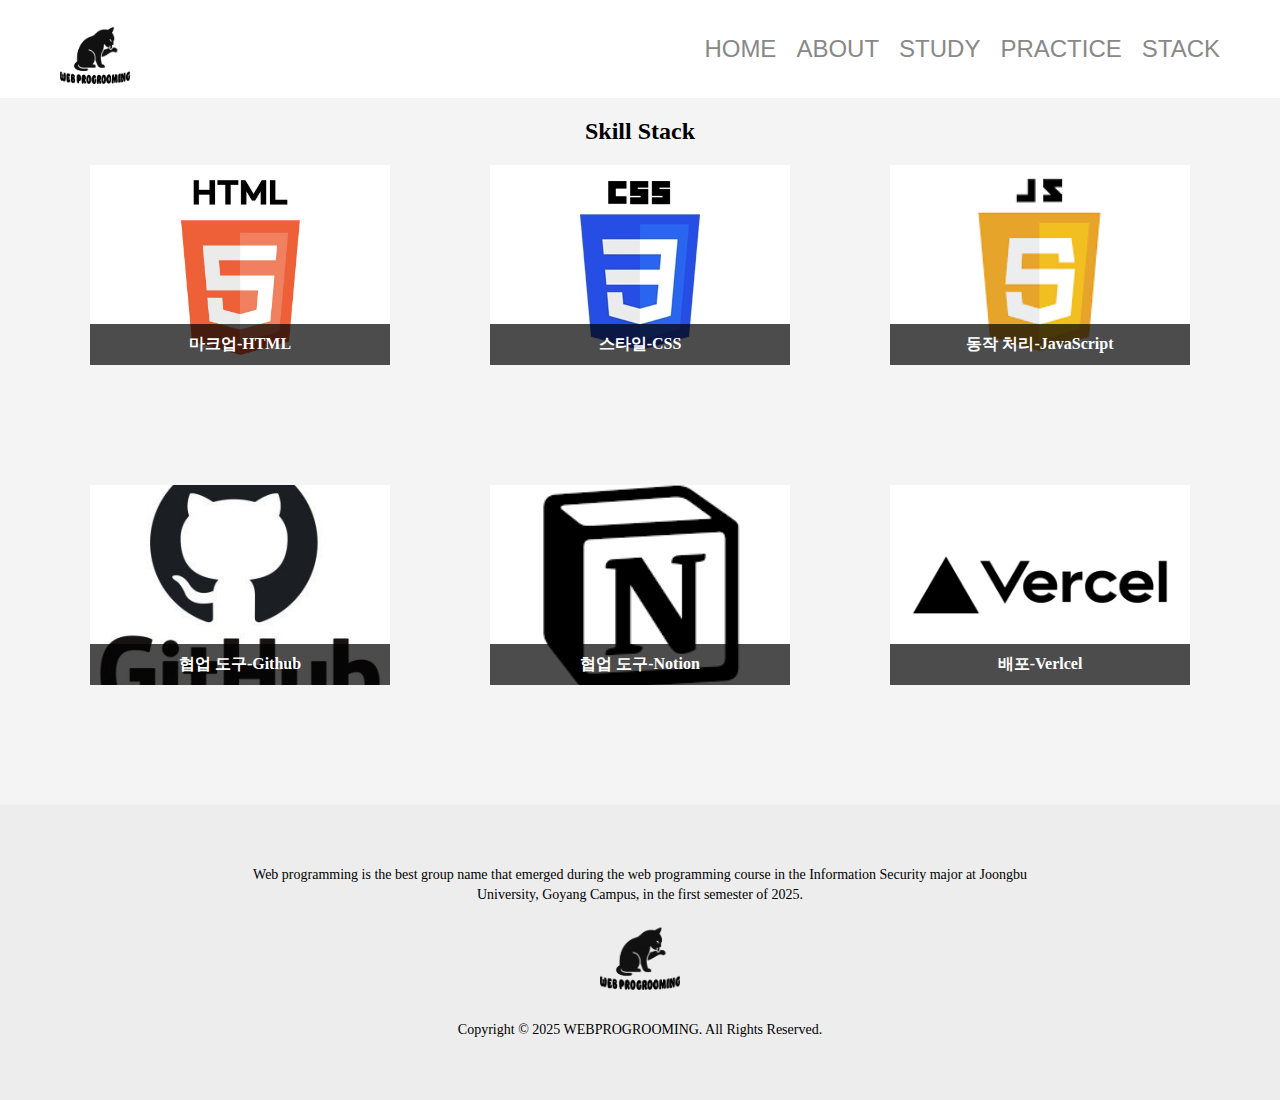
<file: Skill/skill.html>
<!DOCTYPE html>
<html lang="en">
  <head>
    <meta charset="UTF-8" />
    <meta name="viewport" content="width=device-width, initial-scale=1.0" />
    <title>Skill Stack</title>
    <link rel="stylesheet" href="/style.css" />
  </head>
  <body>
    <header class="nav-bar">
      <div class="nav-logo">
        <img src="/About/img/logo.png" class="logo" />
      </div>

      <nav class="nav-menu">
        <a href="/index.html">HOME</a>
        <a href="/About/about.html">ABOUT</a>
        <a href="/Study/study.html">STUDY</a>
        <a href="/Practice/practice.html">PRACTICE</a>
        <a href="/Skill/skill.html">STACK</a>
      </nav>
    </header>
    <h2 style="text-align: center">Skill Stack</h2>
    <div class="image-row-1">
      <div class="image-card">
        <img src="/html.jpg" alt="HTML" />
        <div class="overlay-caption">마크업-HTML</div>
      </div>
      <div class="image-card">
        <img src="/css.jpg" alt="CSS" />
        <div class="overlay-caption">스타일-CSS</div>
      </div>
      <div class="image-card">
        <img src="/js.jpg" alt="JavaScript" />
        <div class="overlay-caption">동작 처리-JavaScript</div>
      </div>
    </div>
    <div class="image-row-1">
      <div class="image-card">
        <img src="/github.jpg" alt="github" />
        <div class="overlay-caption">협업 도구-Github</div>
      </div>
      <div class="image-card">
        <img src="/notion.jpg" alt="notion" />
        <div class="overlay-caption">협업 도구-Notion</div>
      </div>
      <div class="image-card">
        <img src="/vercel.jpg" alt="vercel" />
        <div class="overlay-caption">배포-Verlcel</div>
      </div>
    </div>
    <footer class="site-footer">
      <p class="footer-text">
        Web programming is the best group name that emerged during the web
        programming course in the Information Security major at Joongbu
        University, Goyang Campus, in the first semester of 2025.
      </p>

      <img src="/About/img/logo.png" class="footer-logo" />

      <p class="footer-locale">
        Copyright © 2025 WEBPROGROOMING. All Rights Reserved.
      </p>
    </footer>
  </body>
</html>
</file>
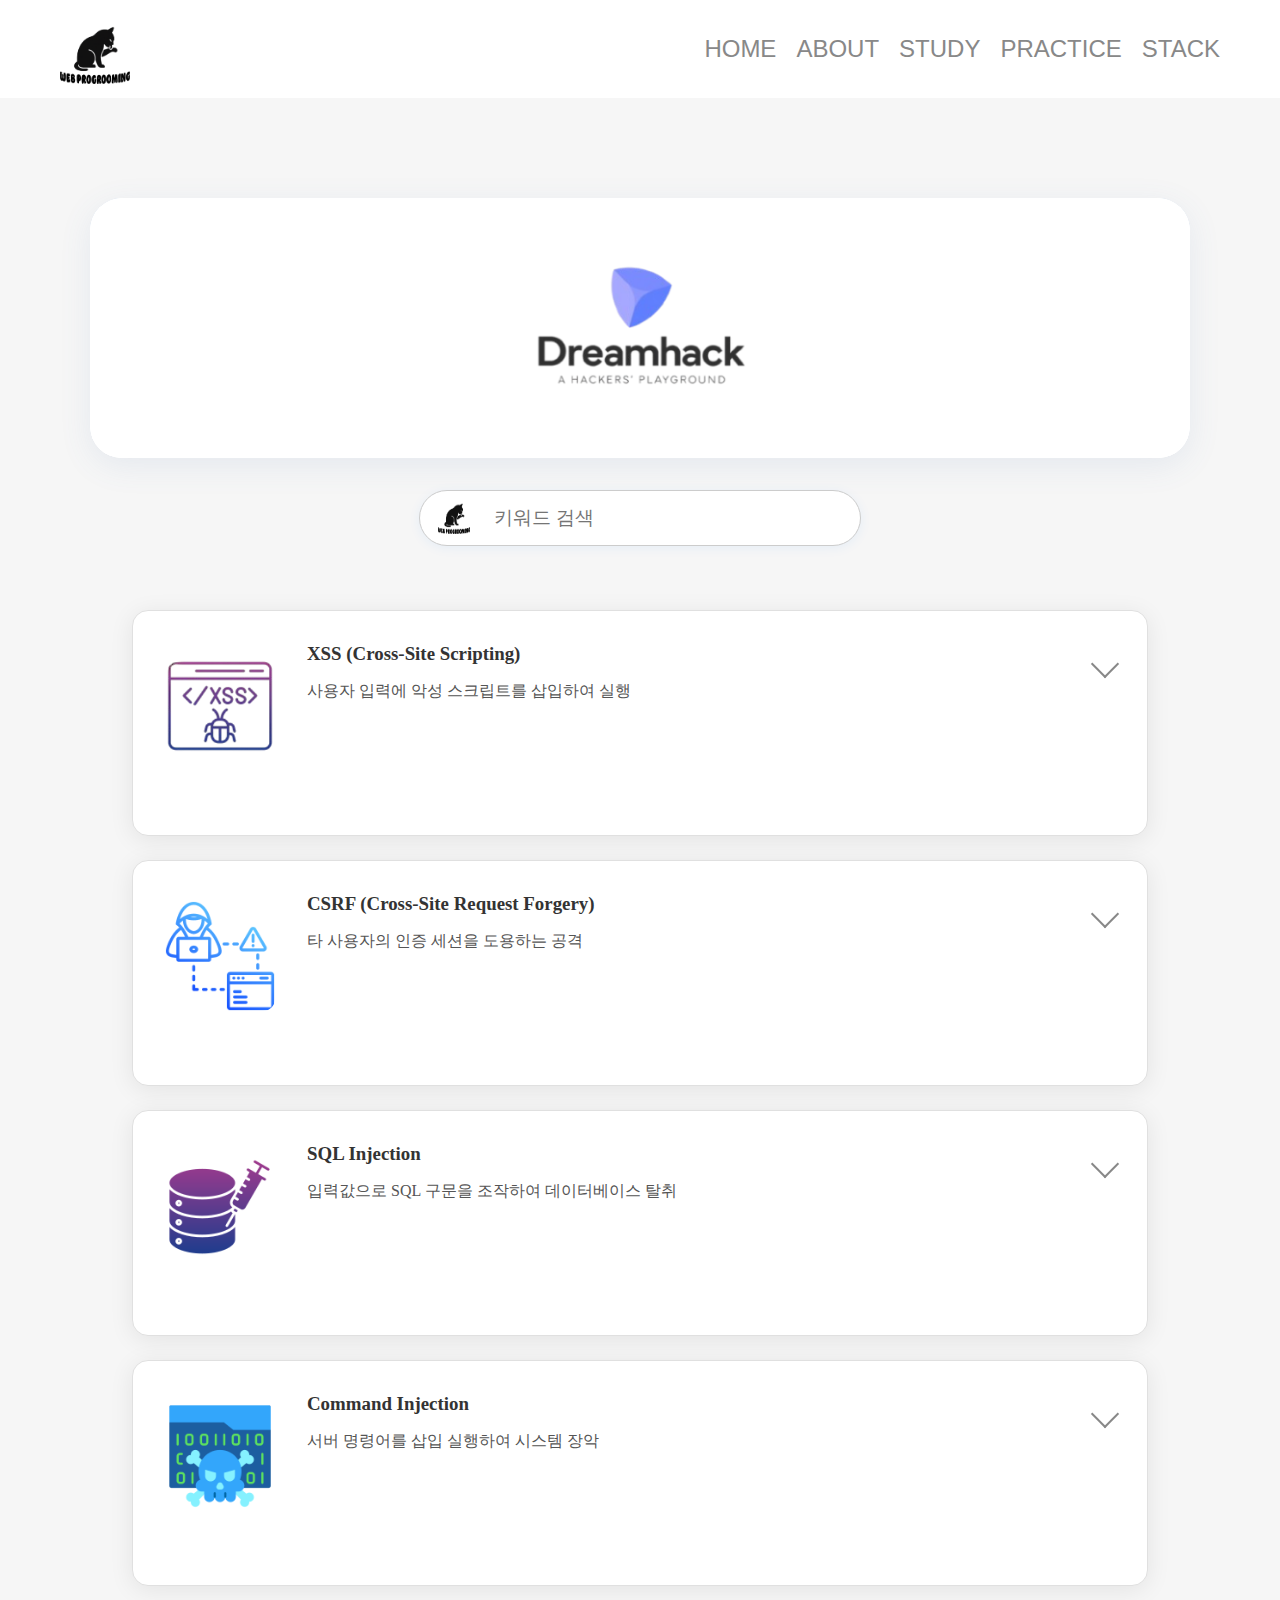
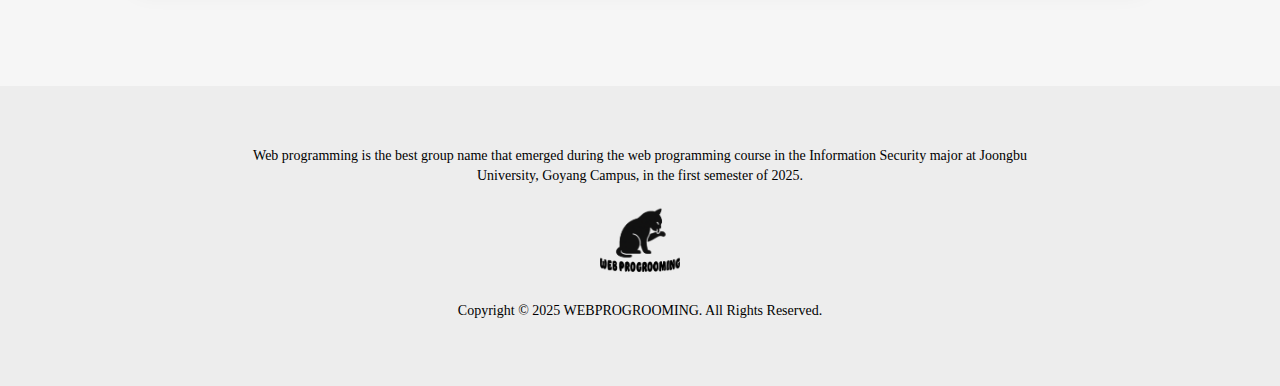
<file: Study/study.html>
<!DOCTYPE html>
<html lang="ko">
  <head>
    <meta charset="UTF-8" />
    <title>Study | 웹프로그루밍</title>
    <link rel="stylesheet" href="style.css" />
    <link
      href="https://fonts.googleapis.com/css2?family=Roboto+Mono:wght@400;700&display=swap"
      rel="stylesheet"
    />
  </head>
  <body>
    <header class="nav-bar">
      <div class="nav-logo">
        <img src="/About/img/logo.png" class="logo" />
      </div>

      <nav class="nav-menu">
        <a href="/index.html">HOME</a>
        <a href="/About/about.html">ABOUT</a>
        <a href="/Study/study.html">STUDY</a>
        <a href="/Practice/practice.html">PRACTICE</a>
        <a href="/Skill/skill.html">STACK</a>
      </nav>
    </header>
    <main>
      <div class="slider-container">
        <div class="slider-track" id="sliderTrack"></div>
      </div>
      <div class="main-content">
        <div class="search-bar-wrap">
          <form id="searchForm" class="search-form" autocomplete="off">
            <img src="image/logo.png" alt="팀로고" class="search-logo" />
            <input type="text" id="searchInput" placeholder="키워드 검색" />
          </form>
        </div>
        <section class="card-list" id="cardList"></section>
      </div>
    </main>
    <footer class="site-footer">
      <p class="footer-text">
        Web programming is the best group name that emerged during the web
        programming course in the Information Security major at Joongbu
        University, Goyang Campus, in the first semester of 2025.
      </p>

      <img src="/About/img/logo.png" class="footer-logo" />

      <p class="footer-locale">
        Copyright © 2025 WEBPROGROOMING. All Rights Reserved.
      </p>
    </footer>
    <button id="scrollTopBtn" class="scroll-top-btn" title="맨 위로 이동">
      <img src="image/top.png" alt="맨 위로" />
    </button>
    <script src="main.js"></script>
  </body>
</html>
</file>
<file: style.css>
/* 네비바 */
.nav-bar {
  display: flex;
  justify-content: space-between;
  align-items: center;
  padding: 14px 10px;
  background-color: #ffffff;
  font-family: 'Segoe UI', sans-serif;
}

.nav-logo {
  padding-top: 10px;
  padding-left: 50px;
  display: flex;
  align-items: center;
}

.logo {
  width: 70px;
  height: 60px;
  margin-right: 8px;
}

.nav-menu {
  display: flex;
  padding-right: 50px;
  gap: 20px;
  font-size: 24px;
}

.nav-menu a {
  color: #888;
  text-decoration: none;
}

.nav-menu a:hover {
  color: #000;
  background: rgba(0, 0, 0, 0.04);
  border-radius: 25%;
}

.nav-menu .disabled {
  color: #ccc;
  pointer-events: none;
}

/* Home 오버레이 */
body {
  margin: 0;
  padding: 0;
  background: #f4f4f4;
  text-align: center;
}

.home-overlay {
  position: relative;
  width: 850px;
  height: 250px;
  background-color: rgba(0, 0, 0, 0.5);
  border-radius: 10px;
  padding: 30px;
  box-shadow: 0 0 15px rgba(0, 0, 0, 0.5);
  color: white;
  text-align: center;
  margin: 30px auto 0;
  display: flex;
  flex-direction: column;
  justify-content: flex-start;
  padding-top: 10px;
}
.home-overlay p {
  margin: 0 0 10px 0;
  font-size: 20px;
}
/* home 이미지 */
.image-row {
  display: flex;
  justify-content: center;
  gap: 20px;
  margin-top: 20px;
}

.image-container {
  position: relative;
  width: 500px;
}

.image-container img {
  width: 100%;
  height: 300px;
  object-fit: cover;
  border: 3px solid black;
}

.img-overlay {
  position: absolute;
  bottom: 0;
  background: rgba(0, 0, 0, 0.6);
  color: white;
  width: 100%;
  padding: 10px;
  box-sizing: border-box;
  text-align: center;
  font-size: 14px;
}
.image-row-1 {
  display: flex;
  justify-content: center;
  gap: 100px;
  margin-top: 20px;
  margin-bottom: 120px;
}

.image-card {
  position: relative;
  width: 300px;
  height: auto;
  overflow: hidden;
}

.image-card img {
  width: 100%;
  display: block;
  height: 200px;
  object-fit: cover;
}

.overlay-caption {
  background: rgba(0, 0, 0, 0.7);
  color: white;
  text-align: center;
  padding: 10px 0;
  position: absolute;
  bottom: 0;
  width: 100%;
  font-size: 16px;
  font-weight: bold;
}
.img-bottom-overlay {
  background-color: white;
  color: black;
  text-align: center;
  padding: 20px;
  margin-top: 20px;
  margin-bottom: 20px;
  font-size: 14px;
  width: 100%;
  height: 150px;
  box-sizing: border-box;
  min-height: 100px;
}
/* 푸터 */
.site-footer {
  margin-top: 100px;
  height: 175px;
  background-color: #ededed;
  padding: 60px;
  text-align: center;
  font-size: 14px;
  line-height: 1.4;
}

.site-footer .footer-text {
  max-width: 800px;
  margin: 0 auto 10px;
  font-size: 14px;
  color: #000000;
}

.site-footer .footer-logo {
  width: 80px;
  height: auto;
  margin: 10px;
}

.site-footer .footer-locale {
  color: #000000;
  font-size: 14px;
}
</file>
<file: About/style.css>
* {
  margin: 0;
  padding: 0;
  box-sizing: border-box;
  font-family: 'Segoe UI', Tahoma, Geneva, Verdana, sans-serif;
}

body {
  margin: 0;
  padding: 0;
  background: #f4f4f4;
  text-align: center;
}

/* 팀원 소개 */
.team-section h2 {
  font-size: 32px;
  margin-top: 50px;
  margin-bottom: 10px;
  color: #333;
}

.team-section hr {
  width: 60px;
  border: 2px solid #999;
  margin: 10px auto 40px;
}

.team-container {
  display: flex;
  flex-wrap: wrap;
  justify-content: center;
  gap: 15px;
}

.team-member {
  display: grid;
  width: 250px;
  transition: width 0.4s ease;
  border-radius: 16px;
  background: #fff;
  overflow: hidden;
  box-shadow: 0 4px 16px rgba(0, 0, 0, 0.1);
}

.team-member.expanded {
  width: 300px;
}

.image-wrapper {
  padding: 20px;
  cursor: pointer;
  margin-bottom: -30px;
}

.image-wrapper img {
  width: 100px;
  height: 100px;
  border-radius: 50%;
  object-fit: cover;
}

.card-core {
  padding: 20px 10px;
  text-align: center;
}

.card-core h3 {
  margin: 5px 0;
}

.card-core p {
  font-size: 14px;
  color: #666;
  margin: 4px 0;
}

.hover-detail {
  flex: 1;
  padding: 20px;
  background-color: #f7f7f7;
  opacity: 0;
  transform: translateX(-20px);
  transition: all 0s ease;
  text-align: left;
  display: none;
}

.team-member.expanded .hover-detail {
  display: block;
  opacity: 1;
  transform: translateX(0);
}

.social-icons {
  display: flex;
  justify-content: center;
  gap: 10px;
  margin-top: 10px;
}

.social-icons img {
  width: 20px;
  height: 20px;
  filter: grayscale(100%);
  transition: filter 0.1s ease;
}

.social-icons img:hover {
  filter: grayscale(0%);
}

/* 푸터 */
.site-footer {
  margin-top: 100px;
  height: 300px;
  background-color: #ededed;
  padding: 60px;
  text-align: center;
  font-size: 14px;
  line-height: 1.4;
}

.site-footer .footer-text {
  max-width: 800px;
  margin: 0 auto 10px;
  font-size: 14px;
  color: #000000;
}

.site-footer .footer-logo {
  width: 80px;
  height: auto;
  margin: 10px;
}

.site-footer .footer-locale {
  color: #000000;
  font-size: 14px;
}

/* 네비바 */
.nav-bar {
  display: flex;
  justify-content: space-between;
  align-items: center;
  padding: 14px 10px;
  background-color: #ffffff;
  font-family: 'Segoe UI', sans-serif;
}

.nav-logo {
  padding-top: 10px;
  padding-left: 50px;
  display: flex;
  align-items: center;
}

.logo {
  width: 70px;
  height: 60px;
  margin-right: 8px;
}

.nav-menu {
  display: flex;
  padding-right: 50px;
  gap: 20px;
  font-size: 24px;
}

.nav-menu a {
  color: #888;
  text-decoration: none;
}

.nav-menu a:hover {
  color: #000;
  background: rgba(0, 0, 0, 0.04);
  border-radius: 25%;
}

.nav-menu .disabled {
  color: #ccc;
  pointer-events: none;
}

@media (max-width: 768px) {
  .nav-bar {
    flex-direction: column;
    align-items: center;
    height: auto;
    line-height: normal;
    padding: 10px;
  }

  .nav-logo {
    padding: 0;
    justify-content: center;
  }

  .nav-menu {
    flex-wrap: wrap;
    justify-content: center;
    padding: 10px;
    font-size: 18px;
    gap: 10px;
  }

  .logo {
    width: 60px;
    height: auto;
  }

  .team-section h2 {
    font-size: 28px;
    margin-top: 30px;
  }

  .team-container {
    flex-direction: column;
    align-items: center;
  }

  .team-member,
  .team-member.expanded {
    width: 90%;
  }

  .image-wrapper img {
    width: 80px;
    height: 80px;
  }

  .card-core p {
    font-size: 13px;
  }

  .hover-detail {
    font-size: 13px;
  }

  .site-footer {
    padding: 30px 15px;
    font-size: 13px;
  }

  .footer-logo {
    width: 60px;
  }
}
</file>
<file: Study/style.css>
body,
main {
  margin: 0;
  padding: 0;
  background: #f6f6f6;
  color: #333;
}

.slider-container {
  margin: 100px auto 0 auto;
  width: 1100px;
  max-width: 98vw;
  min-width: 0;
  overflow: hidden;
  border-radius: 32px;
  box-shadow: 0 8px 32px rgba(80, 120, 180, 0.1), 0 1.5px 0 #b0c4de inset;
  background: #fff;
  position: relative;
  padding: 0;
  box-sizing: border-box;
}
.slider-track {
  display: flex;
  transition: transform 0.6s;
  position: relative;
  z-index: 3;
}
.slide {
  width: 1100px;
  max-width: 98vw;
  height: 260px;
  flex-shrink: 0;
  display: flex;
  align-items: center;
  justify-content: center;
  border-radius: 28px;
  background: #fff;
  box-sizing: border-box;
  overflow: hidden;
  transition: transform 0.25s, box-shadow 0.25s, filter 0.25s;
}
.slide:hover {
  transform: scale(1.03);
  box-shadow: 0 12px 36px rgba(80, 120, 180, 0.18), 0 1.5px 0 #b0c4de inset;
  filter: brightness(1.05);
  z-index: 10;
}
.slide img {
  width: 100%;
  height: 100%;
  object-fit: contain;
  background: #fff;
  border-radius: 28px;
  display: block;
}

.main-content {
  display: flex;
  flex-direction: column;
  align-items: center;
  gap: 2.5rem;
  max-width: 1400px;
  margin: 2rem auto 0 auto;
}
.search-bar-wrap {
  width: 100%;
  display: flex;
  justify-content: center;
  margin-bottom: 1.5rem;
}

/* 5. 검색창 파란 테두리*/
.search-form {
  display: flex;
  align-items: center;
  width: 440px;
  background: #fff;
  border-radius: 32px;
  border: 1.5px solid #ccc;
  box-shadow: 0 2px 12px rgba(0, 123, 255, 0.07);
  padding: 0;
  position: relative;
  transition: border-color 0.2s;
}
.search-form.active {
  border-color: #007bff;
}
/*5*/

.search-logo {
  width: 32px;
  height: 32px;
  margin-left: 18px;
}
#searchInput {
  flex: 1;
  height: 54px;
  font-size: 1.18rem;
  border: none;
  outline: none;
  background: transparent;
  padding: 0 1.5rem;
  font-family: inherit;
  margin: 0;
}
.card-list {
  flex: none;
  display: flex;
  flex-direction: column;
  gap: 1.5rem;
  align-items: center;
  width: 100%;
}

/* 5. 해킹 기법 카드 파란 테두리 */
.card.toggle-card {
  background: #fff;
  border: 1px solid #e0e0e0;
  border-radius: 16px;
  box-shadow: 0 4px 24px rgba(0, 0, 0, 0.08);
  padding: 2rem;
  display: flex;
  align-items: flex-start;
  gap: 2rem;
  width: 100%;
  max-width: 950px;
  cursor: pointer;
  transition: box-shadow 0.2s, border 0.2s;
  position: relative;
  height: auto !important;
  min-height: 160px;
}
.card.toggle-card.open {
  border-color: #007bff;
  box-shadow: 0 6px 32px rgba(0, 123, 255, 0.1);
}
/*5*/

.card-img {
  width: 110px;
  height: 110px;
  object-fit: contain;
  border-radius: 12px;
  background: #fff;
  flex-shrink: 0;
  margin-top: 0.5rem;
}
.card-content {
  flex: 1;
  min-width: 0;
  display: flex;
  flex-direction: column;
  gap: 0.5rem;
}
.card-title {
  margin: 0;
  font-size: 1.18rem;
  font-weight: 700;
}
.card-desc {
  color: #555;
  margin: 0.5rem 0 0 0;
  font-size: 1rem;
}

/*3. card 애니메이션*/
.card-detail {
  margin-top: 1rem;
  color: #222;
  font-size: 1.01rem;
  line-height: 1.7;
  background: #f8f9fa;
  border-radius: 10px;
  padding: 2.2rem 1.5rem;
  border: 1.5px solid #e3eafc;
  box-shadow: 0 2px 12px rgba(0, 123, 255, 0.04);
  word-break: break-all;
  max-height: 0;
  opacity: 0;
  overflow: hidden;
  transform: scaleY(0.95);
  transition: max-height 1s cubic-bezier(0.22, 1, 0.36, 1), opacity 0.6s,
    padding 0.7s, margin-top 0.7s, transform 0.7s cubic-bezier(0.22, 1, 0.36, 1);
}
/*3*/

/*3. card 애니메이션*/
.card.toggle-card.open .card-detail {
  max-height: 5000px;
  opacity: 1;
  margin-top: 1rem;
  padding-top: 1.2rem;
  padding-bottom: 1.2rem;
  transform: scaleY(1);
  overflow: visible;
}
/*3*/

.card-detail-section {
  background: #f7fafd;
  border-radius: 8px;
  border: 1.5px solid #e3eafc;
  padding: 1.1em 1.2em;
  margin: 1.2em 0;
  box-shadow: 0 1px 6px rgba(0, 123, 255, 0.03);
}
.card-detail-section:first-child {
  margin-top: 0.2em;
}
.card-detail-section:last-child {
  margin-bottom: 1.5em;
}

.card-detail-section-title {
  font-size: 1.08em;
  font-weight: 700;
  color: #1565c0;
  margin-bottom: 0.5em;
  margin-top: 0;
  letter-spacing: 0.01em;
  text-decoration: underline;
  text-underline-offset: 4px;
}

.card-detail-section-content {
  font-size: 0.99em;
  color: #222;
  line-height: 1.7;
  margin: 0;
  font-weight: 400;
}

.card-detail p,
.card-detail ul,
.card-detail ol,
.card-detail table {
  margin-top: 0.6em;
  margin-bottom: 0.6em;
}
.card-detail ul,
.card-detail ol {
  background: #f4f7fb;
  border-radius: 7px;
  padding: 0.7em 1.2em;
  margin: 1em 0;
}
.card-detail table {
  width: 100%;
  border-collapse: collapse;
  background: #f8fbff;
  margin: 1em 0;
  border-radius: 8px;
  overflow: hidden;
  font-size: 0.96em;
  table-layout: fixed;
  word-break: keep-all;
}
.card-detail th,
.card-detail td {
  border: 1px solid #e3eafc;
  padding: 0.5em 0.8em;
  text-align: left;
  vertical-align: top;
  word-break: keep-all;
  white-space: pre-line;
  line-height: 1.6;
  font-size: 0.97em;
}
.card-detail th {
  background: #f4f7fb;
  color: #333;
  font-weight: 600;
  font-size: 1em;
  border-bottom: 1.5px solid #e3eafc;
}
.card-detail td,
.card-detail th {
  overflow-wrap: break-word;
  word-break: break-word;
}
.card-detail mark {
  background: #ffe066;
  color: #222;
  border-radius: 3px;
  padding: 0 3px;
}
.card-detail strong {
  color: #007bff;
  background: #e3f0ff;
  padding: 0 4px;
  border-radius: 4px;
  font-weight: 700;
}
.card-detail pre,
.card-detail code {
  font-family: 'Fira Mono', 'Consolas', 'Menlo', monospace;
  background: #23272e;
  color: #f8f8f2;
  border-radius: 7px;
  padding: 0.9em 1em;
  font-size: 0.98em;
  margin: 1em 0;
  overflow-x: auto;
  display: block;
  box-shadow: 0 2px 8px rgba(0, 0, 0, 0.08);
}
.card-detail code {
  padding: 0.2em 0.5em;
  display: inline;
  background: #23272e;
  color: #ffe066;
  border-radius: 4px;
  margin: 0 2px;
  font-size: 0.97em;
}

.toggle-arrow {
  width: 36px;
  height: 36px;
  margin-left: 0.5rem;
  border: none;
  background: none;
  position: absolute;
  right: 1.5rem;
  top: 2.2rem;
  cursor: pointer;
  display: flex;
  align-items: center;
  justify-content: center;
  padding: 0;
}
.toggle-arrow::before {
  content: '';
  display: block;
  width: 18px;
  height: 18px;
  border-right: 2.5px solid #888;
  border-bottom: 2.5px solid #888;
  transform: rotate(45deg);
  transition: transform 0.2s, border-color 0.2s;
}
.card.toggle-card.open .toggle-arrow::before {
  transform: rotate(-135deg);
  border-color: #007bff;
}

.no-result {
  color: #888;
  background: #f7fafd;
  border: 1.5px dashed #b3c6e0;
  border-radius: 14px;
  text-align: center;
  width: 100%;
  max-width: 500px;
  margin: 2.5rem auto 0 auto;
  padding: 2.5rem 1.5rem;
  font-size: 1.18rem;
  font-weight: 500;
  letter-spacing: 0.01em;
  box-shadow: 0 2px 12px rgba(0, 123, 255, 0.04);
  display: flex;
  flex-direction: column;
  align-items: center;
  justify-content: center;
  min-height: 120px;
  gap: 0.7rem;
}
.no-result::before {
  font-size: 2.2rem;
  display: block;
  margin-bottom: 0.5rem;
  opacity: 0.7;
}

/* 푸터 */
.site-footer {
  margin-top: 100px;
  height: 180px;
  background-color: #ededed;
  padding: 60px;
  text-align: center;
  font-size: 14px;
  line-height: 1.4;
}

.site-footer .footer-text {
  max-width: 800px;
  margin: 0 auto 10px;
  font-size: 14px;
  color: #000000;
}

.site-footer .footer-logo {
  width: 80px;
  height: auto;
  margin: 10px;
}

.site-footer .footer-locale {
  color: #000000;
  font-size: 14px;
}

/* 네비바 */
.nav-bar {
  display: flex;
  justify-content: space-between;
  align-items: center;
  padding: 14px 10px;
  background-color: #ffffff;
  font-family: 'Segoe UI', sans-serif;
}

.nav-logo {
  padding-top: 10px;
  padding-left: 50px;
  display: flex;
  align-items: center;
}

.logo {
  width: 70px;
  height: 60px;
  margin-right: 8px;
}

.nav-menu {
  display: flex;
  padding-right: 50px;
  gap: 20px;
  font-size: 24px;
}

.nav-menu a {
  color: #888;
  text-decoration: none;
}

.nav-menu a:hover {
  color: #000;
  background: rgba(0, 0, 0, 0.04);
  border-radius: 25%;
}

.nav-menu .disabled {
  color: #ccc;
  pointer-events: none;
}

mark.search-highlight {
  background: #ffe066;
  color: #222;
  border-radius: 3px;
  padding: 0 2px;
  animation: none;
}
mark.search-highlight.blink {
  animation: blink-highlight 0.3s 3 alternate;
}
@keyframes blink-highlight {
  0% {
    background: #ffe066;
  }
  50% {
    background: #ffb700;
  }
  100% {
    background: #ffe066;
  }
}

/* 4. 상단 이동 버튼*/
.scroll-top-btn {
  position: fixed;
  right: 32px;
  bottom: 32px;
  width: 56px;
  height: 56px;
  border-radius: 50%;
  border: none;
  background: #fff;
  box-shadow: 0 4px 16px rgba(0, 0, 0, 0.12);
  cursor: pointer;
  z-index: 999;
  display: none;
  align-items: center;
  justify-content: center;
  padding: 0;
  transition: background 0.2s, box-shadow 0.2s;
}
.scroll-top-btn img {
  width: 32px;
  height: 32px;
  display: block;
  margin: auto;
  pointer-events: none;
}
.scroll-top-btn:hover {
  background: #e6f0ff;
  box-shadow: 0 6px 24px rgba(0, 123, 255, 0.18);
}
/*4*/

@media (max-width: 1100px) {
  .slider-container,
  .slide {
    width: 98vw;
    min-width: 0;
    max-width: 100vw;
  }
  .slide {
    height: 180px;
  }
}
@media (max-width: 800px) {
  .header {
    height: 60px;
    padding: 0 1rem;
  }
  .logo {
    width: 44px;
    height: 44px;
    margin-right: 1rem;
  }
  .navbar a {
    font-size: 0.92rem;
    padding: 0.3rem 0.5rem;
  }
  .slider-container,
  .slide {
    width: 100vw;
    min-width: 0;
    max-width: 100vw;
    border-radius: 0;
  }
  .slide {
    height: 120px;
    border-radius: 0;
  }
  .main-content {
    padding: 0 0.5rem;
    gap: 1.2rem;
  }
  .search-form {
    width: 98vw;
    min-width: 0;
    max-width: 100vw;
  }
  .card.toggle-card {
    flex-direction: column;
    align-items: stretch;
    padding: 1.2rem 0.7rem;
    gap: 1rem;
    max-width: 98vw;
  }
  .card-img {
    width: 80px;
    height: 80px;
    margin: 0 auto 0.7rem auto;
  }
  .card-content {
    gap: 0.3rem;
  }
  .card-title {
    font-size: 1.05rem;
  }
  .card-desc {
    font-size: 0.97rem;
  }
  .toggle-arrow {
    right: 1rem;
    top: 1.2rem;
    width: 32px;
    height: 32px;
  }
  .footer {
    font-size: 0.85rem;
    padding-bottom: 1rem;
  }
  .footer-logo {
    width: 28px;
  }
}
@media (max-width: 600px) {
  .header {
    height: 48px;
    padding: 0 0.4rem;
  }
  .logo {
    width: 32px;
    height: 32px;
    margin-right: 0.5rem;
  }
  .navbar {
    gap: 0.3rem;
  }
  .navbar a {
    font-size: 0.8rem;
    padding: 0.2rem 0.3rem;
  }
  .slider-container,
  .slide {
    width: 100vw;
    min-width: 0;
    max-width: 100vw;
    border-radius: 0;
  }
  .slide {
    height: 70px;
    border-radius: 0;
  }
  .main-content {
    padding: 0 0.1rem;
    gap: 0.7rem;
  }
  .search-form {
    width: 99vw;
    min-width: 0;
    max-width: 100vw;
    border-radius: 18px;
  }
  #searchInput {
    font-size: 1rem;
    height: 38px;
    padding: 0 0.7rem;
  }
  .search-logo {
    width: 22px;
    height: 22px;
    margin-left: 8px;
  }
  .card.toggle-card {
    padding: 0.7rem 0.3rem;
    border-radius: 8px;
    gap: 0.5rem;
    max-width: 99vw;
  }
  .card-img {
    width: 54px;
    height: 54px;
    margin: 0 auto 0.5rem auto;
    border-radius: 7px;
  }
  .card-title {
    font-size: 0.98rem;
  }
  .card-desc {
    font-size: 0.9rem;
  }
  .toggle-arrow {
    right: 0.5rem;
    top: 0.7rem;
    width: 26px;
    height: 26px;
  }
  .card-detail,
  .card-detail-section {
    padding: 0.7em 0.6em;
    font-size: 0.97em;
  }
  .card-detail-section-title {
    font-size: 1em;
  }
  .no-result {
    font-size: 1rem;
    padding: 1.2rem 0.5rem;
    min-height: 70px;
    border-radius: 8px;
  }
  .footer {
    font-size: 0.75rem;
    padding-bottom: 0.5rem;
  }
  .footer-logo {
    width: 18px;
  }
  .scroll-top-btn {
    right: 12px;
    bottom: 12px;
    width: 38px;
    height: 38px;
  }
  .scroll-top-btn img {
    width: 20px;
    height: 20px;
  }
}
</file>
